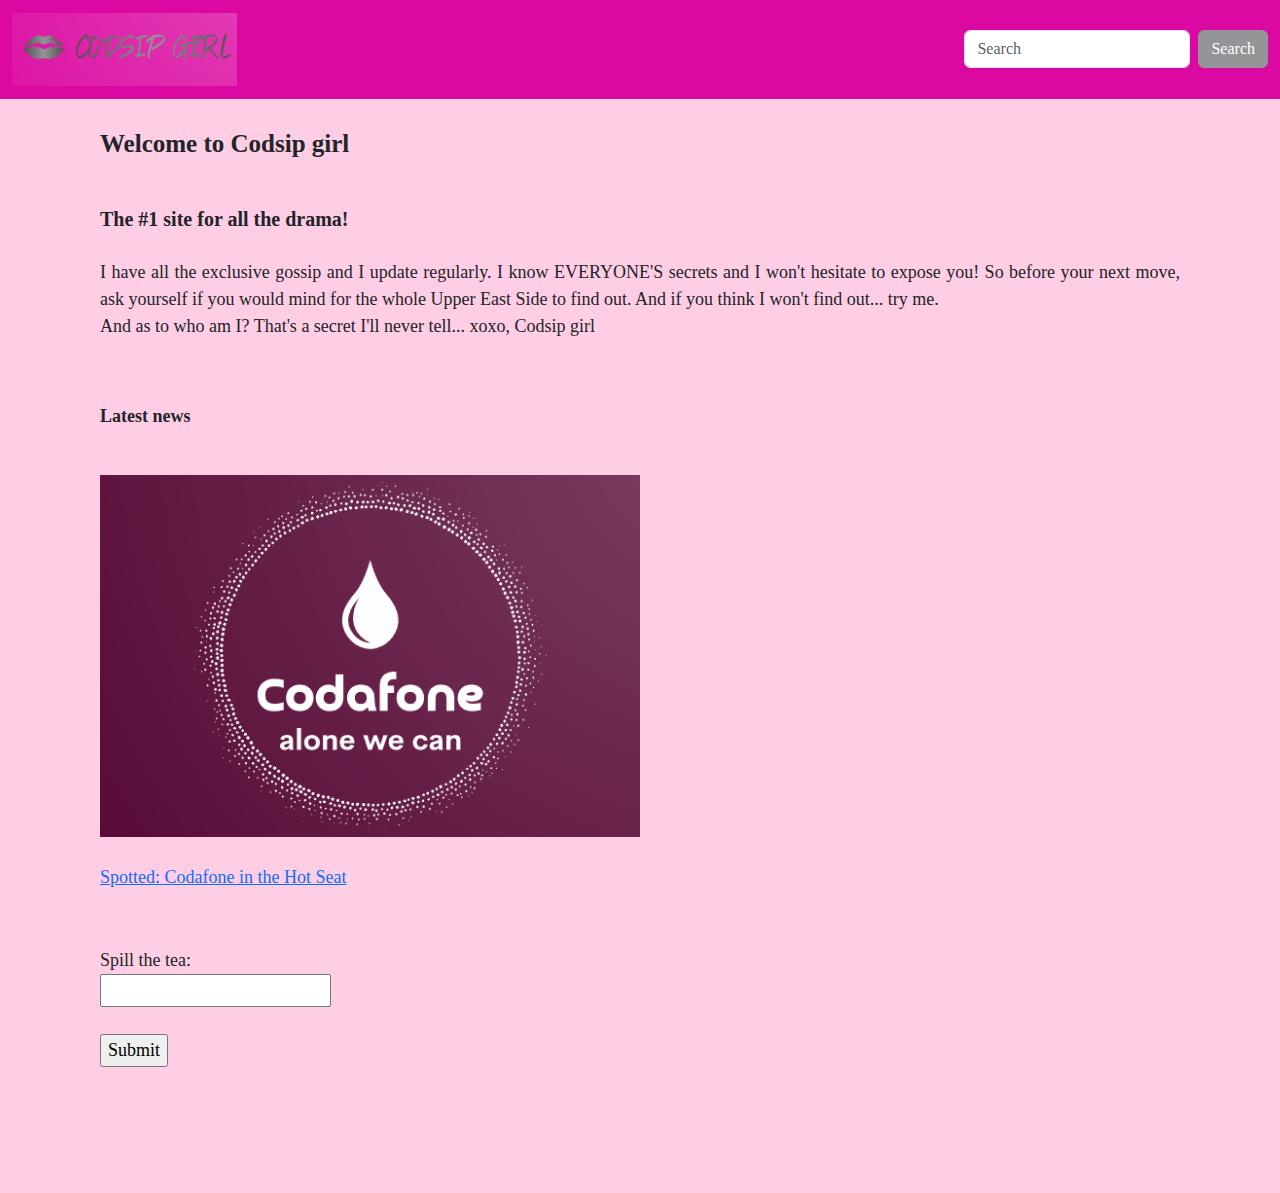
<file: index.html>
<!DOCTYPE html>
<html lang="en">
<head>
  <link rel="icon" type="image/x-icon" href="./images/silver_lips.png">
    <meta charset="UTF-8">
    <meta name="viewport" content="width=device-width, initial-scale=1.0">
    <title>Codsip girl</title>
    <!-- Latest compiled and minified CSS -->
<link href="https://cdn.jsdelivr.net/npm/bootstrap@5.3.1/dist/css/bootstrap.min.css" rel="stylesheet">

<!-- Latest compiled JavaScript -->
<script src="https://cdn.jsdelivr.net/npm/bootstrap@5.3.1/dist/js/bootstrap.bundle.min.js"></script>

<link rel="stylesheet" href="css/style.css">
</head>
<body>
  <audio autoplay>
    <source src="themesong.mp3" type="audio/ogg">
    <source src="themesong.mp3" type="audio/mpeg">
    </audio>
    <!-- A grey horizontal navbar that becomes vertical on small screens -->
    <nav class="navbar navbar-expand-sm navbar-dark bg-dark">
        <div class="container-fluid">
          <a class="navbar-brand" href="javascript:void(0)"> <img src="./images/codsip_girl_logo.PNG" width="225" ></a>
          <button class="navbar-toggler" type="button" data-bs-toggle="collapse" data-bs-target="#mynavbar">
            <span class="navbar-toggler-icon"></span>
          </button>
          <div class="collapse navbar-collapse" id="mynavbar">
               <form class="d-flex">
              <input class="form-control me-2" type="text" placeholder="Search">
              <button class="btn btn-primary" type="button">Search</button>
            </form>
          </div>
        </div>
      </nav>
      <div>
        <h1 class="headingcod"> Welcome to Codsip girl</h1>
        <h3 class="headingcod">The #1 site for all the drama!</h3>
        <p class="codafone">I have all the exclusive gossip and I update regularly. I know EVERYONE'S secrets and I won't hesitate to expose you! So before your next move, ask yourself if you would mind for the whole Upper East Side to find out. And if you think I won't find out... try me. 
         <br> And as to who am I? That's a secret I'll never tell... xoxo, Codsip girl</p>
        <h4 class="headingcod">Latest news</h4>
        <p class="headingcod"><a href="codafone.html"><img src="./images/codafone_logo.PNG" width=50% height=50%></a><br><br>
          <a href="codafone.html">Spotted: Codafone in the Hot Seat</a></p>
          <form action="mailto:vasiliki.katsika@acg.edu">
            <p class="headingcod"><label for="fname">Spill the tea:</label><br>
              <input type="text" id="fname" name="fname"><br><br>
              <input type="submit" value="Submit"></form></p>
           </form>    
      </div>
</body>
</html>
</file>
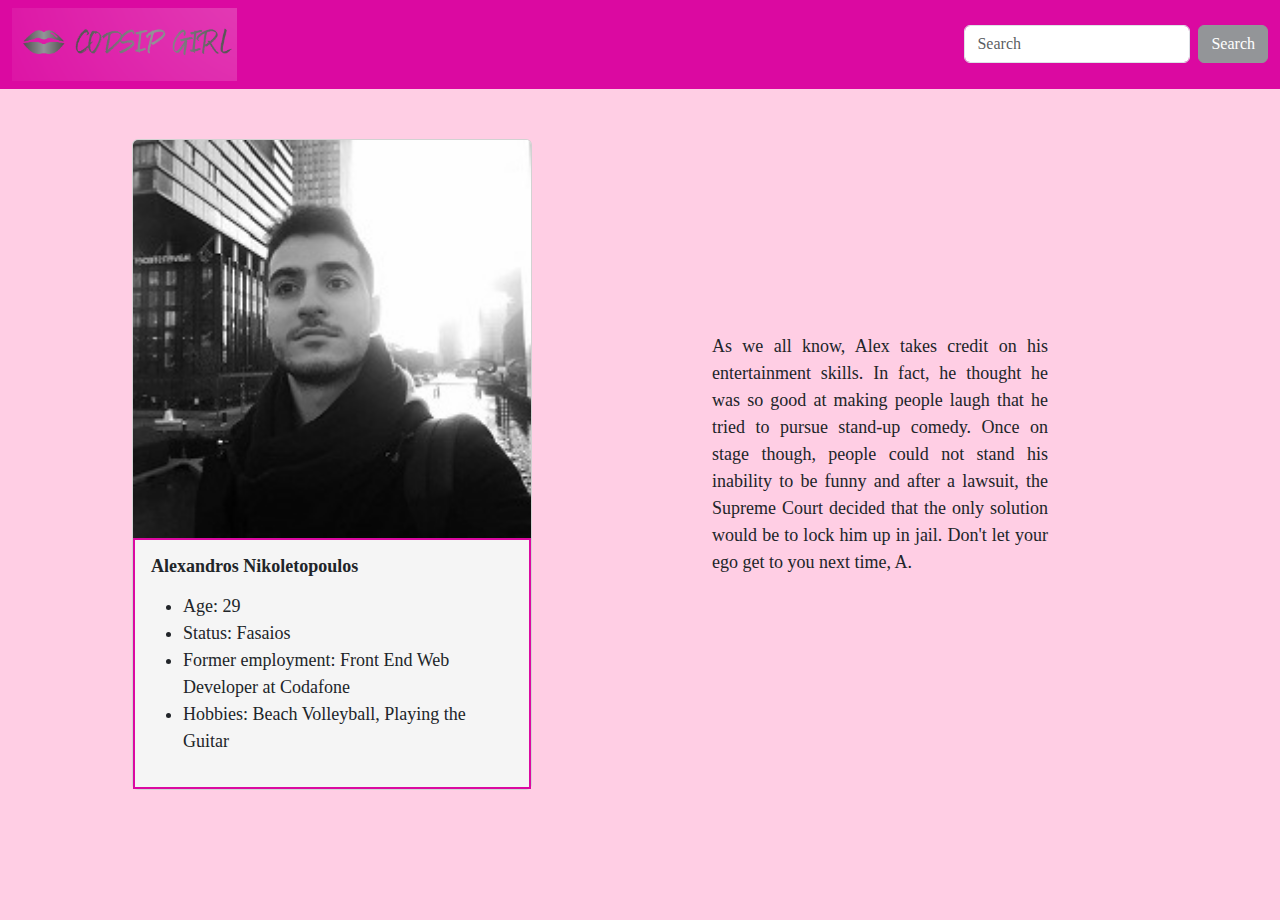
<file: alex.html>
<!DOCTYPE html>
<html lang="en">
<head>
  <link rel="icon" type="image/x-icon" href="./images/silver_lips.png">
    <meta charset="UTF-8">
    <meta name="viewport" content="width=device-width, initial-scale=1.0">
    <title>Alexandros Nikoletopoulos</title>
    <!-- Latest compiled and minified CSS -->
<link href="https://cdn.jsdelivr.net/npm/bootstrap@5.3.1/dist/css/bootstrap.min.css" rel="stylesheet">

<!-- Latest compiled JavaScript -->
<script src="https://cdn.jsdelivr.net/npm/bootstrap@5.3.1/dist/js/bootstrap.bundle.min.js"></script>

<link rel="stylesheet" href="css/style.css">
</head>
<body>
    <!-- A grey horizontal navbar that becomes vertical on small screens -->
    <nav class="navbar navbar-expand-sm navbar-dark bg-dark">
        <div class="container-fluid">
          
            <a href="index.html"> <img src="./images/codsip_girl_logo.PNG" width="225" ></a>
          </a>
          <button class="navbar-toggler" type="button" data-bs-toggle="collapse" data-bs-target="#mynavbar">
            <span class="navbar-toggler-icon"></span>
          </button>
          <div class="collapse navbar-collapse" id="mynavbar">
              <form class="d-flex">
                <input class="form-control me-2" type="text" placeholder="Search">
                <button class="btn btn-primary" type="button">Search</button>
              </form>
          </div>
        </div>
    </nav>

    <div class="container">
        <table><td width=40% class="details">
        <div class="row">
            <div class="col-md-6">
                <div class="card"style="width:400px">
                <img class="card-img-top" src="./images/alex1.jpg" alt="Card image">
                <div class="card-body">
                    <h4 class="card-title">Alexandros Nikoletopoulos</h4>
                    <p class="card-text">
                        <ul>
                            <li>Age: 29</li>
                            <li>Status: Fasaios</li>
                            <li>Former employment: Front End Web Developer at Codafone</li>
                            <li>Hobbies: Beach Volleyball, Playing the Guitar </li>
                        </ul>
                    </p>
                    </td>
                    <td class="details2">As we all know, Alex takes credit on his entertainment skills. 
                        In fact, he thought he was so good at making people laugh that he tried to 
                        pursue stand-up comedy. Once on stage though, people could not stand his inability to
                         be funny and after 
                        a lawsuit, the Supreme Court decided that the only solution would be to lock 
                        him up in jail. Don't let your ego get to you next time, A.</td></table>
                </div>
            </div>
        
            
            </div>
            </div>
            </div>
            </body>
            </html>
</file>
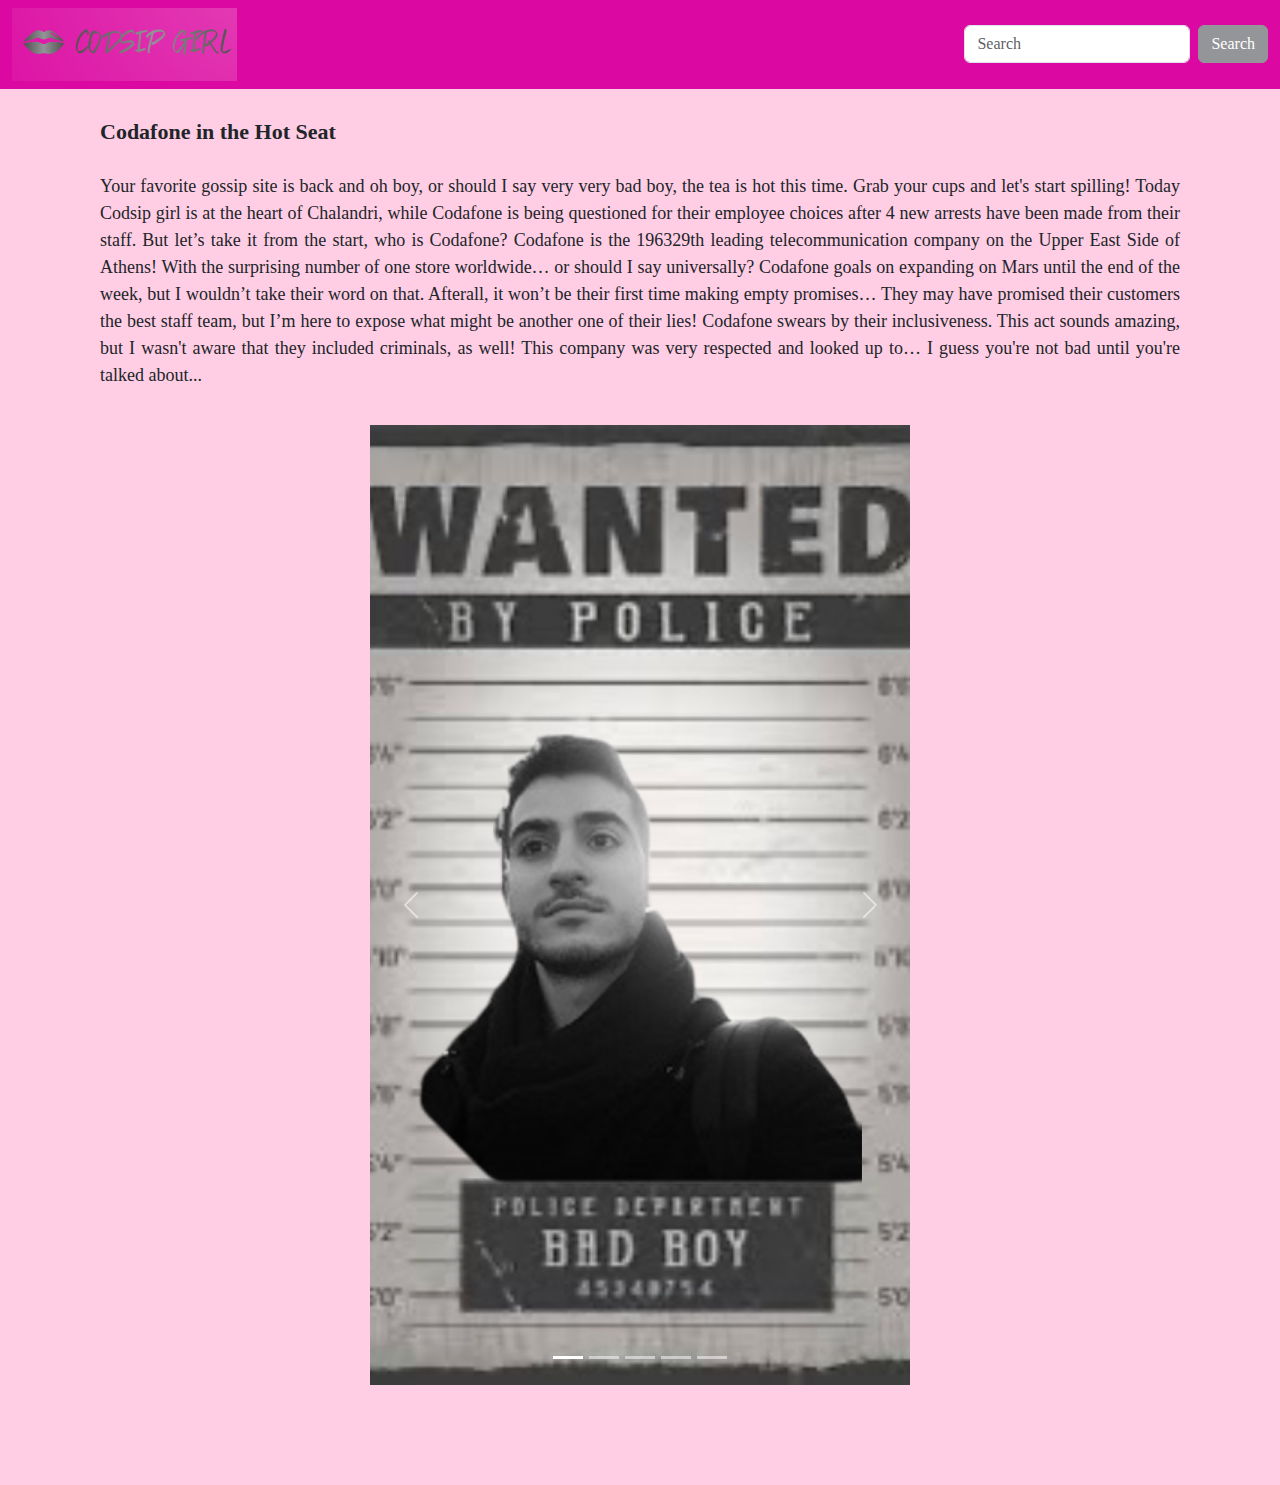
<file: codafone.html>
<!DOCTYPE html>
<html lang="en">
<head>
    <meta charset="UTF-8">
    <meta name="viewport" content="width=device-width, initial-scale=1.0">
    <title>Codafone in the Hot Seat</title>
    <!-- Latest compiled and minified CSS -->
<link href="https://cdn.jsdelivr.net/npm/bootstrap@5.3.1/dist/css/bootstrap.min.css" rel="stylesheet">

<!-- Latest compiled JavaScript -->
<script src="https://cdn.jsdelivr.net/npm/bootstrap@5.3.1/dist/js/bootstrap.bundle.min.js"></script>

<link rel="stylesheet" href="css/style.css">
<link rel="icon" type="image/x-icon" href="./images/silver_lips.png">
</head>
<body>
    <!-- A grey horizontal navbar that becomes vertical on small screens -->
    <nav class="navbar navbar-expand-sm navbar-dark bg-dark">
        <div class="container-fluid">
           <a href="index.html"> <img src="./images/codsip_girl_logo.PNG" width="225" > </a></a>
          <button class="navbar-toggler" type="button" data-bs-toggle="collapse" data-bs-target="#mynavbar">
            <span class="navbar-toggler-icon"></span>
          </button>
          <div class="collapse navbar-collapse" id="mynavbar">
            <ul class="navbar-nav me-auto">
              <li class="nav-item">
                <a class="nav-link" href="javascript:void(0)">Link</a>
              </li>
              <li class="nav-item">
                <a class="nav-link" href="javascript:void(0)">Link</a>
              </li>
              <li class="nav-item">
                <a class="nav-link" href="javascript:void(0)">Link</a>
              </li>
            </ul>
            <form class="d-flex">
              <input class="form-control me-2" type="text" placeholder="Search">
              <button class="btn btn-primary" type="button">Search</button>
            </form>
          </div>
        </div>
    </nav>
    <div>
        <h2 class="headingcod">Codafone in the Hot Seat</h2>
        <p class="codafone">Your favorite gossip site is back and oh boy, or should I say very very bad boy, 
        the tea is hot this time. Grab your cups and let's start spilling!
        Today Codsip girl is at the heart of Chalandri,
        while Codafone is being questioned for their employee
        choices after 4 new arrests have been made from their staff. 
        But let’s take it from the start, who is Codafone? Codafone is the 196329th leading telecommunication
         company on the Upper East Side of Athens! With the surprising number of one store worldwide…
         or should I say universally? Codafone goals on expanding on Mars until the end of the week, 
         but I wouldn’t take their word on that. Afterall, it won’t be their first time making empty promises… 
         They may have promised their customers the best staff team, but I’m here to expose what might 
         be another one of their lies! Codafone swears by their inclusiveness. This act sounds amazing, 
         but I wasn't aware that they included criminals, as well! This company was very respected
         and looked up to… I guess you're not bad until you're talked about...</p>
        <!-- Carousel -->
    </div>
    <!-- Carousel -->
    <div class="container">
        <div id="demo" class="carousel slide" data-bs-ride="carousel">

            <!-- Indicators/dots -->
            <div class="carousel-indicators">
              <button type="button" data-bs-target="#demo" data-bs-slide-to="0" class="active"></button>
              <button type="button" data-bs-target="#demo" data-bs-slide-to="1"></button>
              <button type="button" data-bs-target="#demo" data-bs-slide-to="2"></button>
              <button type="button" data-bs-target="#demo" data-bs-slide-to="3"></button>
              <button type="button" data-bs-target="#demo" data-bs-slide-to="4"></button>
            </div>
          
            <!-- The slideshow/carousel -->
            <div class="carousel-inner">
              <div class="carousel-item active">
                <a href="alex.html"><img src="images/alex.jpg" alt="Alex in jail" class="d-block w-100"></a>
              </div>
              <div class="carousel-item">
                <a href="elisavet.html"><img src="images/elisavet.jpg" alt="Elisavet in jail" class="d-block w-100"> </a>
              </div>
              <div class="carousel-item">
                <a href="nikos.html"><img src="images/nikos.jpg" alt="Nikos in jail" class="d-block w-100"> </a>
              </div>
              <div class="carousel-item">
                <a href="manto.html"> <img src="images/manto.jpg" alt="Manto in jail" class="d-block w-100"> </a>
              </div>
              <div class="carousel-item">
                <a href="kostas.html"><img src="images/kostas.jpg" alt="Kostas in jail" class="d-block w-100"></a>
              </div>
            </div>
          
            <!-- Left and right controls/icons -->
            <button class="carousel-control-prev" type="button" data-bs-target="#demo" data-bs-slide="prev">
              <span class="carousel-control-prev-icon"></span>
            </button>
            <button class="carousel-control-next" type="button" data-bs-target="#demo" data-bs-slide="next">
              <span class="carousel-control-next-icon"></span>
            </button>
          </div>
    </div>



</body>
</html>
</file>
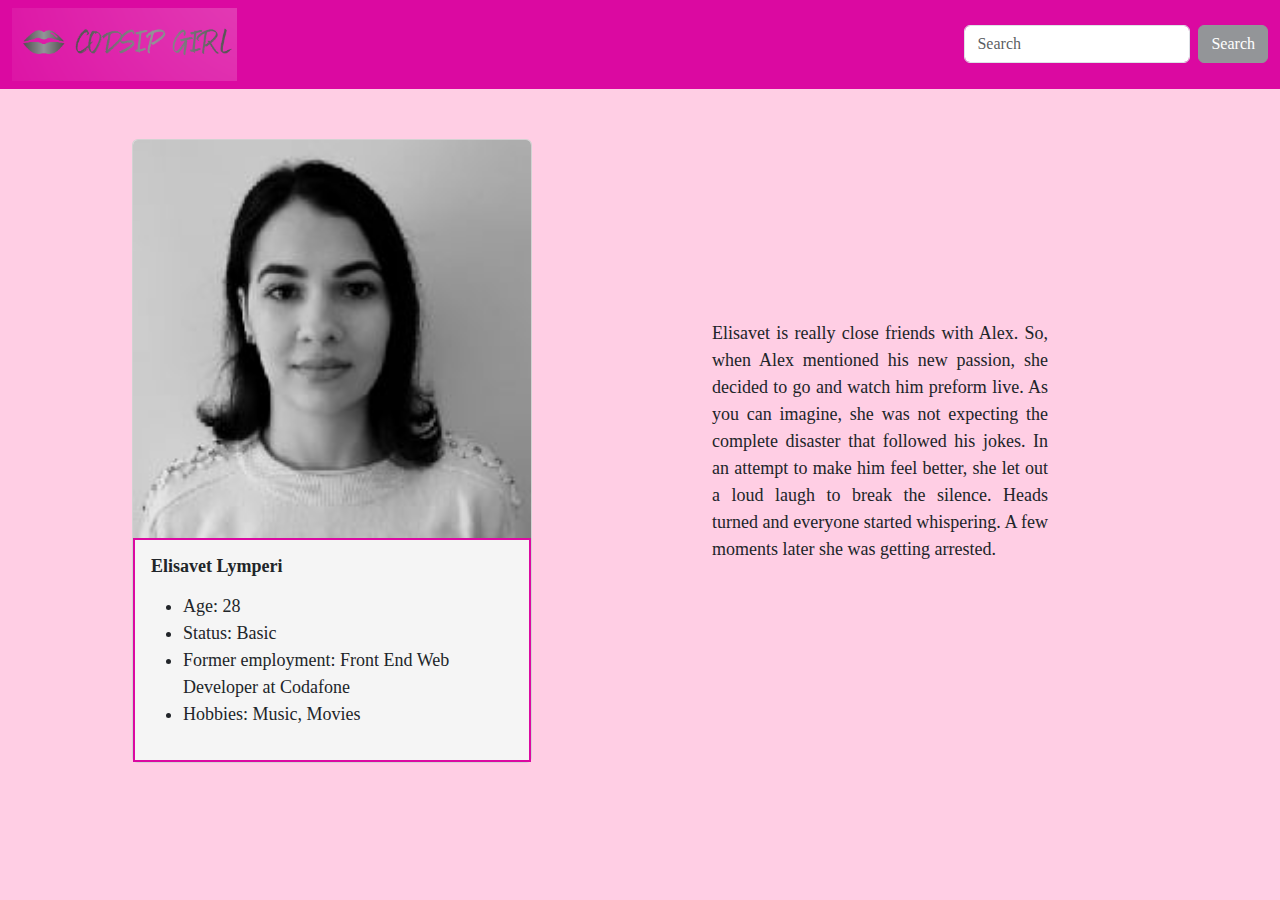
<file: elisavet.html>
<!DOCTYPE html>
<html lang="en">
<head>
  <link rel="icon" type="image/x-icon" href="./images/silver_lips.png">
    <meta charset="UTF-8">
    <meta name="viewport" content="width=device-width, initial-scale=1.0">
    <title>Elisavet Lymperi</title>
    <!-- Latest compiled and minified CSS -->
<link href="https://cdn.jsdelivr.net/npm/bootstrap@5.3.1/dist/css/bootstrap.min.css" rel="stylesheet">

<!-- Latest compiled JavaScript -->
<script src="https://cdn.jsdelivr.net/npm/bootstrap@5.3.1/dist/js/bootstrap.bundle.min.js"></script>

<link rel="stylesheet" href="css/style.css">
</head>
<body>
    <!-- A grey horizontal navbar that becomes vertical on small screens -->
    <nav class="navbar navbar-expand-sm navbar-dark bg-dark">
        <div class="container-fluid">
           <a href="index.html"> <img src="./images/codsip_girl_logo.PNG" width="225" ></a>
          </a>
          <button class="navbar-toggler" type="button" data-bs-toggle="collapse" data-bs-target="#mynavbar">
            <span class="navbar-toggler-icon"></span>
          </button>
          <div class="collapse navbar-collapse" id="mynavbar">
              <form class="d-flex">
                <input class="form-control me-2" type="text" placeholder="Search">
                <button class="btn btn-primary" type="button">Search</button>
              </form>
          </div>
        </div>
    </nav>

    <div class="container">
        <table><td width=40% class="details">
        <div class="row">
            <div class="col-md-6">
                <div class="card"style="width:400px">
                <img class="card-img-top" src="./images/elisavet1.jpg" alt="Card image">
                <div class="card-body">
                    <h4 class="card-title">Elisavet Lymperi</h4>
                    <p class="card-text">
                        <ul>
                            <li>Age: 28</li>
                            <li>Status: Basic</li>
                            <li>Former employment: Front End Web Developer at Codafone</li>
                            <li>Hobbies: Music, Movies </li>
                        </ul>
                    </p>
                    </td>
                    <td class="details2">Elisavet is really close friends with Alex. So, when Alex mentioned his new passion, she decided to go and watch him preform live. As you can imagine, she was not expecting the complete disaster that followed his jokes. In an attempt to make him feel better, she let out a loud laugh to break the silence.
                        Heads turned and everyone started whispering. A few moments later she was getting arrested.</td></table>
                </div>
            </div>
        
            
            </div>
            </div>
            </div>
            </body>
            </html>
</file>
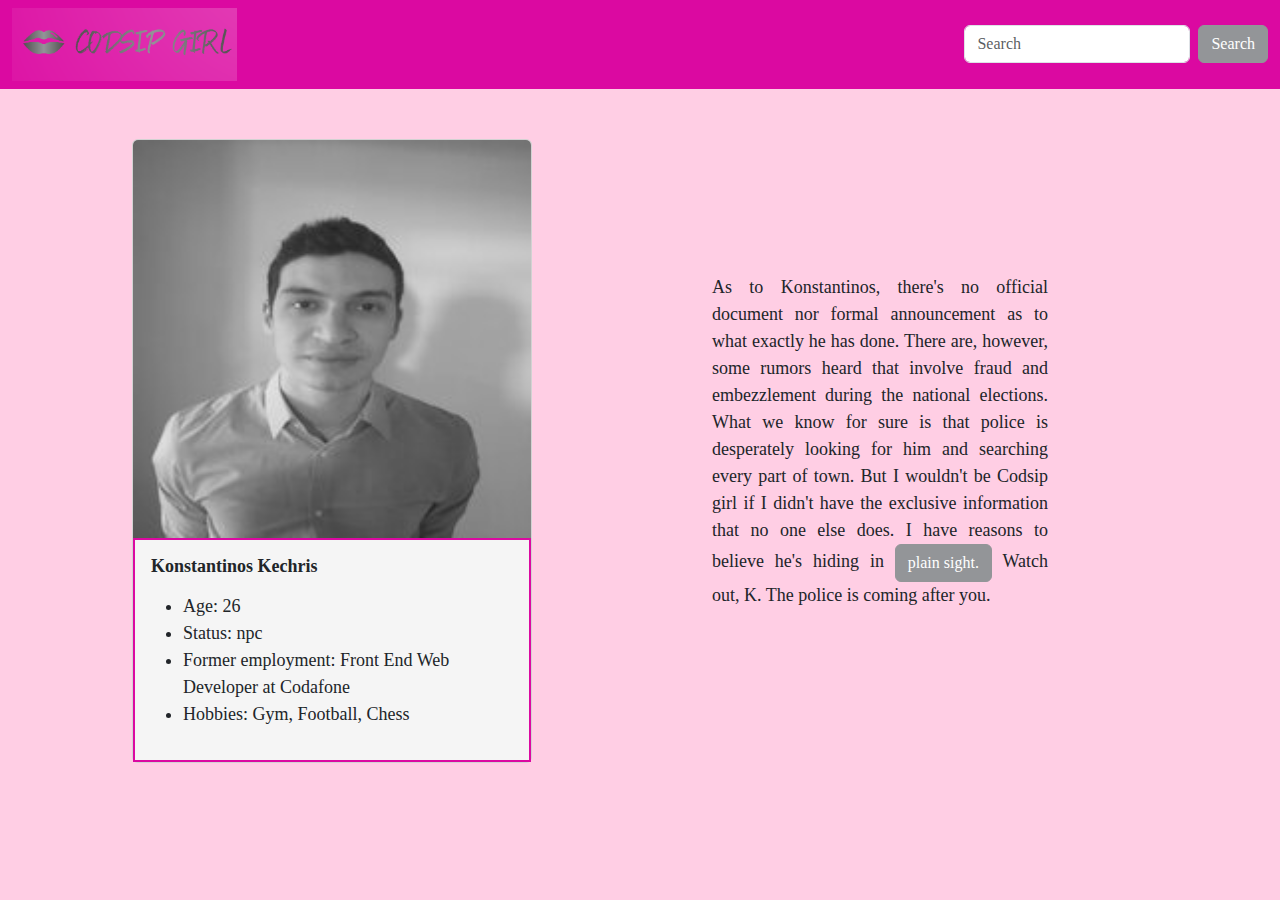
<file: kostas.html>
<!DOCTYPE html>
<html lang="en">
<head>
  <link rel="icon" type="image/x-icon" href="./images/silver_lips.png">
    <meta charset="UTF-8">
    <meta name="viewport" content="width=device-width, initial-scale=1.0">
    <title>Konstantinos Kechris</title>
    <!-- Latest compiled and minified CSS -->
<link href="https://cdn.jsdelivr.net/npm/bootstrap@5.3.1/dist/css/bootstrap.min.css" rel="stylesheet">

<!-- Latest compiled JavaScript -->
<script src="https://cdn.jsdelivr.net/npm/bootstrap@5.3.1/dist/js/bootstrap.bundle.min.js"></script>

<link rel="stylesheet" href="css/style.css">
</head>
<body>
    <!-- A grey horizontal navbar that becomes vertical on small screens -->
    <nav class="navbar navbar-expand-sm navbar-dark bg-dark">
        <div class="container-fluid">
          <a href="index.html"> <img src="./images/codsip_girl_logo.PNG" width="225" ></a>
          </a>
          <button class="navbar-toggler" type="button" data-bs-toggle="collapse" data-bs-target="#mynavbar">
            <span class="navbar-toggler-icon"></span>
          </button>
          <div class="collapse navbar-collapse" id="mynavbar">
              <form class="d-flex">
                <input class="form-control me-2" type="text" placeholder="Search">
                <button class="btn btn-primary" type="button">Search</button>
              </form>
          </div>
        </div>
    </nav>

    <div class="container">
        <table><td width=40% class="details">
        <div class="row">
            <div class="col-md-6">
                <div class="card"style="width:400px">
                <img class="card-img-top" src="./images/kostas1.jpg" alt="Card image">
                <div class="card-body">
                    <h4 class="card-title">Konstantinos Kechris</h4>
                    <p class="card-text">
                        <ul>
                            <li>Age: 26</li>
                            <li>Status: npc</li>
                            <li>Former employment: Front End Web Developer at Codafone</li>
                            <li>Hobbies: Gym, Football, Chess </li>
                        </ul>
                    </p>
                    </td>
                    <td class="details2">As to Konstantinos, there's no official document nor formal announcement
                        as to what exactly he has done. 
                        There are, however, some rumors heard that involve fraud and embezzlement during the national elections. What 
                        we know for sure is that police 
                        is desperately looking for him and searching every part of town. But I wouldn't be Codsip girl if I didn't have the exclusive 
                        information that no one else does. I have reasons to believe he's hiding in <button type="button" 
                        class="btn btn-primary" data-bs-toggle="modal" data-bs-target="#myModal">
                            plain sight.
                          </button>
                          
                          <!-- The Modal -->
                          <div class="modal" id="myModal">
                            <div class="modal-dialog">
                              <div class="modal-content">
                                                    
                                <!-- Modal body -->
                                <div class="modal-body">
                                  <audio controls>
                                    <source src="horse.mp3" type="audio/ogg">
                                    <source src="horse.mp3" type="audio/mpeg">
                                    </audio>
                                  <img src="./images/kostas2.png" width="100%" height="100%" >
                                                                    </div>
                          
                                <!-- Modal footer -->
                                <div class="modal-footer">
                                  <button type="button" class="btn btn-danger" data-bs-dismiss="modal">Close</button>
                                </div>
                          
                              </div>
                            </div>
                          </div> Watch out, K. The police is coming after you. </td></table>
                </div>
                
            </div>
        
            
            </div>
            </div>
            </div>
            </body>
            </html>
</file>
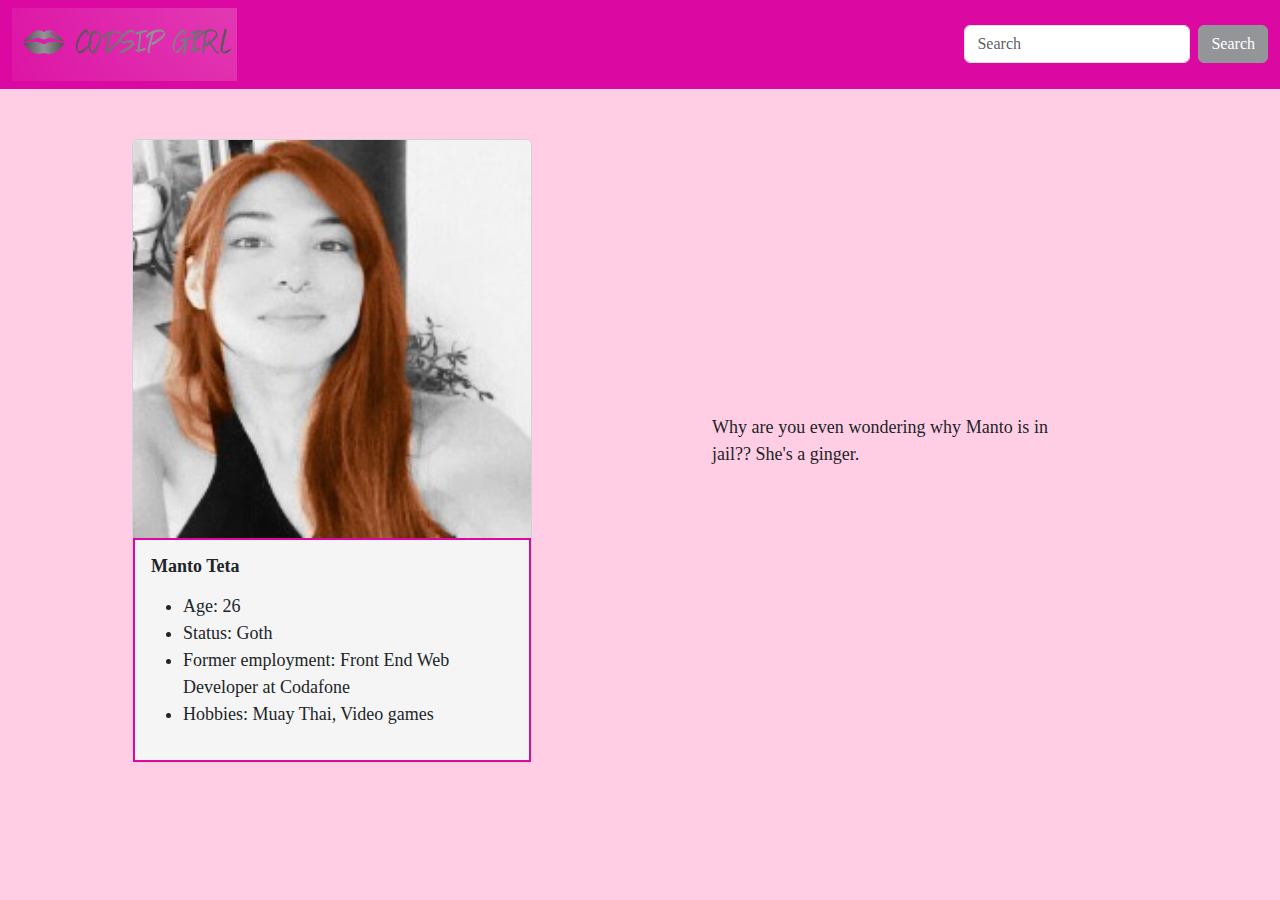
<file: manto.html>
<!DOCTYPE html>
<html lang="en">
<head>
  <link rel="icon" type="image/x-icon" href="./images/silver_lips.png">
    <meta charset="UTF-8">
    <meta name="viewport" content="width=device-width, initial-scale=1.0">
    <title>Manto Teta</title>
    <!-- Latest compiled and minified CSS -->
<link href="https://cdn.jsdelivr.net/npm/bootstrap@5.3.1/dist/css/bootstrap.min.css" rel="stylesheet">

<!-- Latest compiled JavaScript -->
<script src="https://cdn.jsdelivr.net/npm/bootstrap@5.3.1/dist/js/bootstrap.bundle.min.js"></script>

<link rel="stylesheet" href="css/style.css">
</head>
<body>
    <!-- A grey horizontal navbar that becomes vertical on small screens -->
    <nav class="navbar navbar-expand-sm navbar-dark bg-dark">
        <div class="container-fluid">
         <a href="index.html"> <img src="./images/codsip_girl_logo.PNG" width="225" ></a>
          </a>
          <button class="navbar-toggler" type="button" data-bs-toggle="collapse" data-bs-target="#mynavbar">
            <span class="navbar-toggler-icon"></span>
          </button>
          <div class="collapse navbar-collapse" id="mynavbar">
              <form class="d-flex">
                <input class="form-control me-2" type="text" placeholder="Search">
                <button class="btn btn-primary" type="button">Search</button>
              </form>
          </div>
        </div>
    </nav>

    <div class="container">
        <table><td width=40% class="details">
        <div class="row">
            <div class="col-md-6">
                <div class="card"style="width:400px">
                <img class="card-img-top" src="./images/manto1.jpg" alt="Card image">
                <div class="card-body">
                    <h4 class="card-title">Manto Teta</h4>
                    <p class="card-text">
                        <ul>
                            <li>Age: 26</li>
                            <li>Status: Goth</li>
                            <li>Former employment: Front End Web Developer at Codafone</li>
                            <li>Hobbies: Muay Thai, Video games </li>
                        </ul>
                    </p>
                    </td>
                    <td class="details2">Why are you even wondering why Manto is in jail?? She's a ginger. </td></table>
                </div>
            </div>
        
            
            </div>
            </div>
            </div>
            </body>
            </html>
</file>
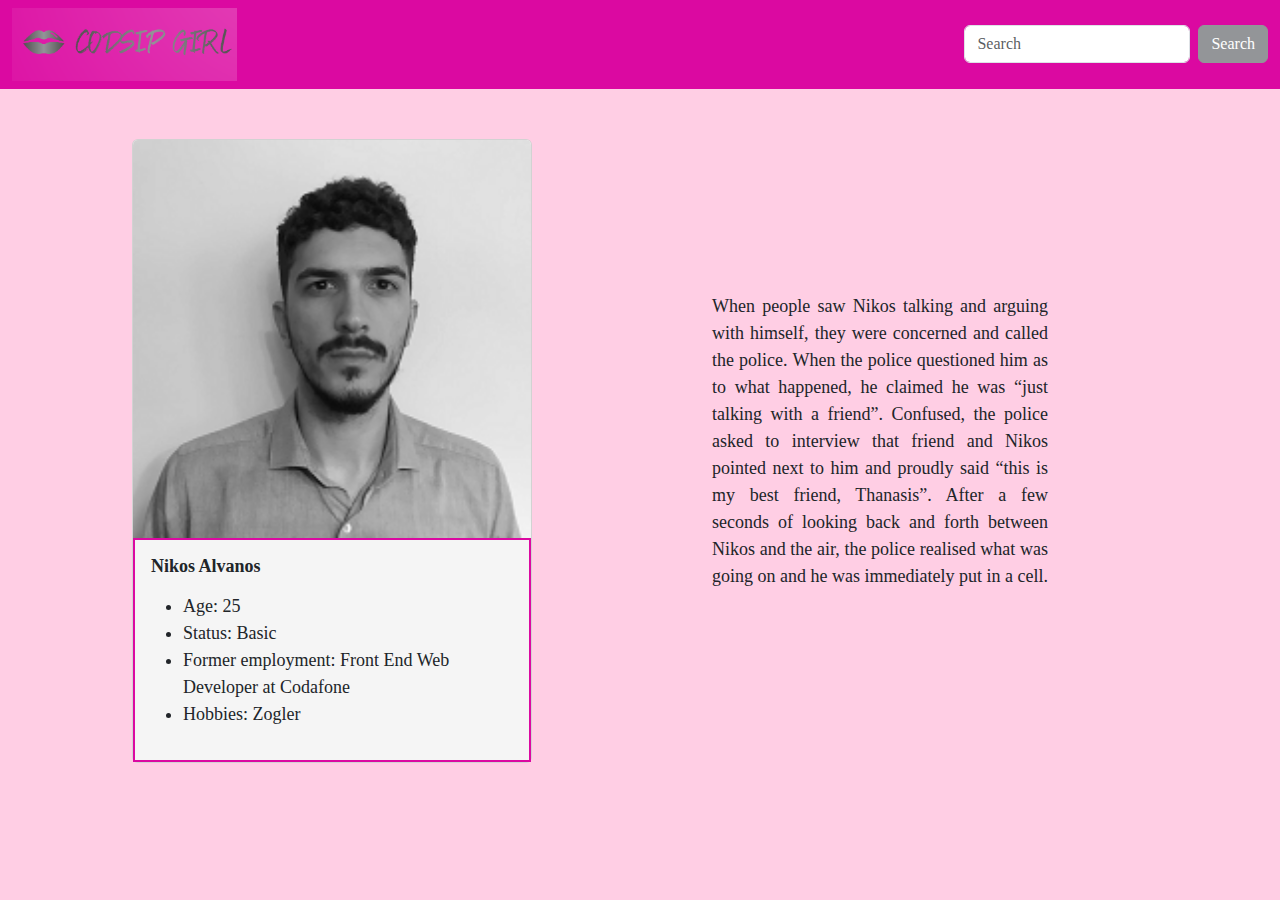
<file: nikos.html>
<!DOCTYPE html>
<html lang="en">
<head>
  <link rel="icon" type="image/x-icon" href="./images/silver_lips.png">
    <meta charset="UTF-8">
    <meta name="viewport" content="width=device-width, initial-scale=1.0">
    <title>Nikos Alvanos</title>
    <!-- Latest compiled and minified CSS -->
<link href="https://cdn.jsdelivr.net/npm/bootstrap@5.3.1/dist/css/bootstrap.min.css" rel="stylesheet">

<!-- Latest compiled JavaScript -->
<script src="https://cdn.jsdelivr.net/npm/bootstrap@5.3.1/dist/js/bootstrap.bundle.min.js"></script>

<link rel="stylesheet" href="css/style.css">
</head>
<body>
    <!-- A grey horizontal navbar that becomes vertical on small screens -->
    <nav class="navbar navbar-expand-sm navbar-dark bg-dark">
        <div class="container-fluid">
          <a href="index.html"> <img src="./images/codsip_girl_logo.PNG" width="225" ></a>
          </a>
          <button class="navbar-toggler" type="button" data-bs-toggle="collapse" data-bs-target="#mynavbar">
            <span class="navbar-toggler-icon"></span>
          </button>
          <div class="collapse navbar-collapse" id="mynavbar">
              <form class="d-flex">
                <input class="form-control me-2" type="text" placeholder="Search">
                <button class="btn btn-primary" type="button">Search</button>
              </form>
          </div>
        </div>
    </nav>

    <div class="container">
        <table><td width=40% class="details">
        <div class="row">
            <div class="col-md-6">
                <div class="card"style="width:400px">
                <img class="card-img-top" src="./images/nikos1.png" alt="Card image">
                <div class="card-body">
                    <h4 class="card-title">Nikos Alvanos</h4>
                    <p class="card-text">
                        <ul>
                            <li>Age: 25</li>
                            <li>Status: Basic</li>
                            <li>Former employment: Front End Web Developer at Codafone</li>
                            <li>Hobbies: Zogler </li>
                        </ul>
                    </p>
                    </td>
                    <td class="details2">When people saw Nikos talking and arguing with himself, they 
                        were concerned and called the police. When the police questioned him as to what 
                        happened, he claimed he was “just talking with a friend”. Confused, the police 
                        asked to interview that friend and Nikos pointed next to him and proudly said 
                        “this is my best friend, Thanasis”. After a few seconds of looking back and forth between Nikos and the air, 
                        the police realised what was going on and he was immediately put in a cell. </td></table>
                </div>
            </div>
        
            
            </div>
            </div>
            </div>
            </body>
            </html>
</file>
<file: css/style.css>
body{
    font-family:'Lucida Sans', 'Lucida Sans Regular', 'Lucida Grande', 'Lucida Sans Unicode'; background-color: #FFCEE4; padding: 0px 0px 100px 0px;
}
h1, h2, h3, h4{font-weight: bold;}
h1{font-size: 25px;}
h2{font-size: 22px;}
h3{font-size: 20px;}
h4{font-size: 18px;}
p{font-size: 18px;}
td{font-size: 18px;}
.navbar-expand-sm{
    background-color: #DB09A1 !important;
}

 .btn-primary{
    background-color: #939598;
    border: 1px solid #939598;
}

.btn-primary:hover{
    background-color: #FFCEE4;
    border: 1px solid #FFCEE4

}

.nav-link{
    color: #939598;
}

.navbar-brand{
    color: #939598;
    font-weight: 900;
    width: 300px;
}
.jail{width:60vh;}
.carousel{width:60vh;}

#demo{
    margin: 0 auto;
}
.codafone{padding: 10px 100px 20px 100px; text-align: justify;}
.headingcod{padding: 30px 100px 10px 100px;}

.navbar-nav.me-auto{
    display: none;
}

#mynavbar{
    justify-content: flex-end !important;
}

.details{padding: 50px 30px 30px 50px;}
.details2{padding: 150px; text-align: justify; font-size: 18px;

}

.card-img-top{
    /* width: 250px !important; */
}
.card-body{background-color: whitesmoke; border: 2px solid #DB09A1;}
</file>
